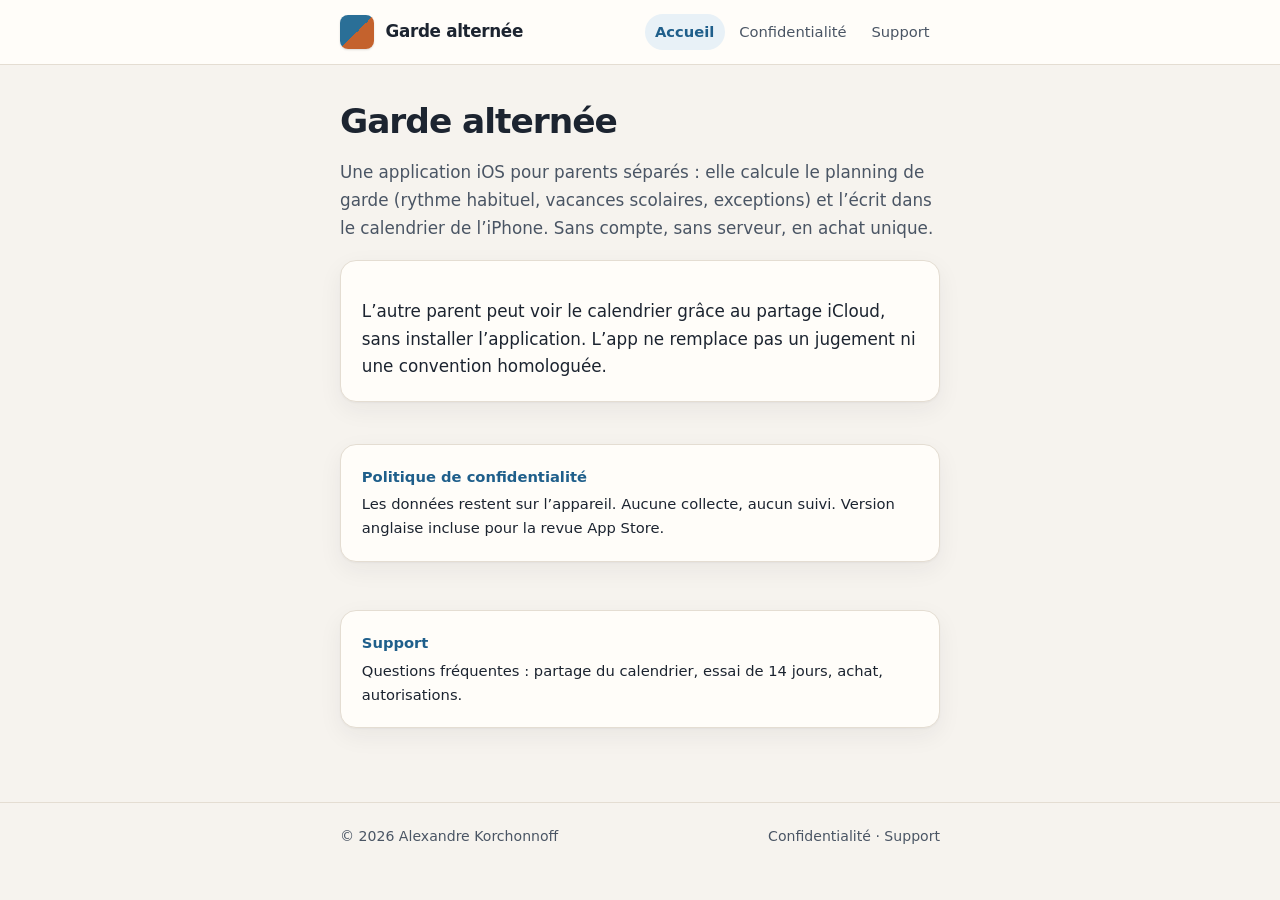
<file: index.html>
<!DOCTYPE html>
<html lang="fr">
<head>
  <meta charset="utf-8">
  <meta name="viewport" content="width=device-width, initial-scale=1">
  <meta name="description" content="Garde alternée : planning de résidence alternée pour iPhone, sans compte et sans serveur. Politique de confidentialité et support.">
  <meta name="robots" content="index,follow">
  <title>Garde alternée — application iOS</title>
  <link rel="stylesheet" href="styles.css">
</head>
<body>
  <a class="skip" href="#contenu">Aller au contenu</a>
  <header>
    <div class="wrap">
      <a class="brand" href="index.html">
        <span class="mark" aria-hidden="true"></span>
        Garde alternée
      </a>
      <nav aria-label="Pages du site">
        <a href="index.html" aria-current="page">Accueil</a>
        <a href="confidentialite.html">Confidentialité</a>
        <a href="support.html">Support</a>
      </nav>
    </div>
  </header>

  <main id="contenu">
    <div class="wrap">
      <h1>Garde alternée</h1>
      <p class="lead">Une application iOS pour parents séparés&nbsp;: elle calcule le planning de garde (rythme habituel, vacances scolaires, exceptions) et l’écrit dans le calendrier de l’iPhone. Sans compte, sans serveur, en achat unique.</p>

      <div class="card">
        <p>L’autre parent peut voir le calendrier grâce au partage iCloud, sans installer l’application. L’app ne remplace pas un jugement ni une convention homologuée.</p>
      </div>

      <nav class="links" aria-label="Pages utiles pour l’App Store">
        <a class="card" href="confidentialite.html">
          <strong>Politique de confidentialité</strong>
          Les données restent sur l’appareil. Aucune collecte, aucun suivi. Version anglaise incluse pour la revue App Store.
        </a>
        <a class="card" href="support.html">
          <strong>Support</strong>
          Questions fréquentes : partage du calendrier, essai de 14&nbsp;jours, achat, autorisations.
        </a>
      </nav>
    </div>
  </main>

  <footer>
    <div class="wrap">
      <span>© 2026 Alexandre Korchonnoff</span>
      <span>
        <a href="confidentialite.html">Confidentialité</a>
        ·
        <a href="support.html">Support</a>
      </span>
    </div>
  </footer>
</body>
</html>
</file>
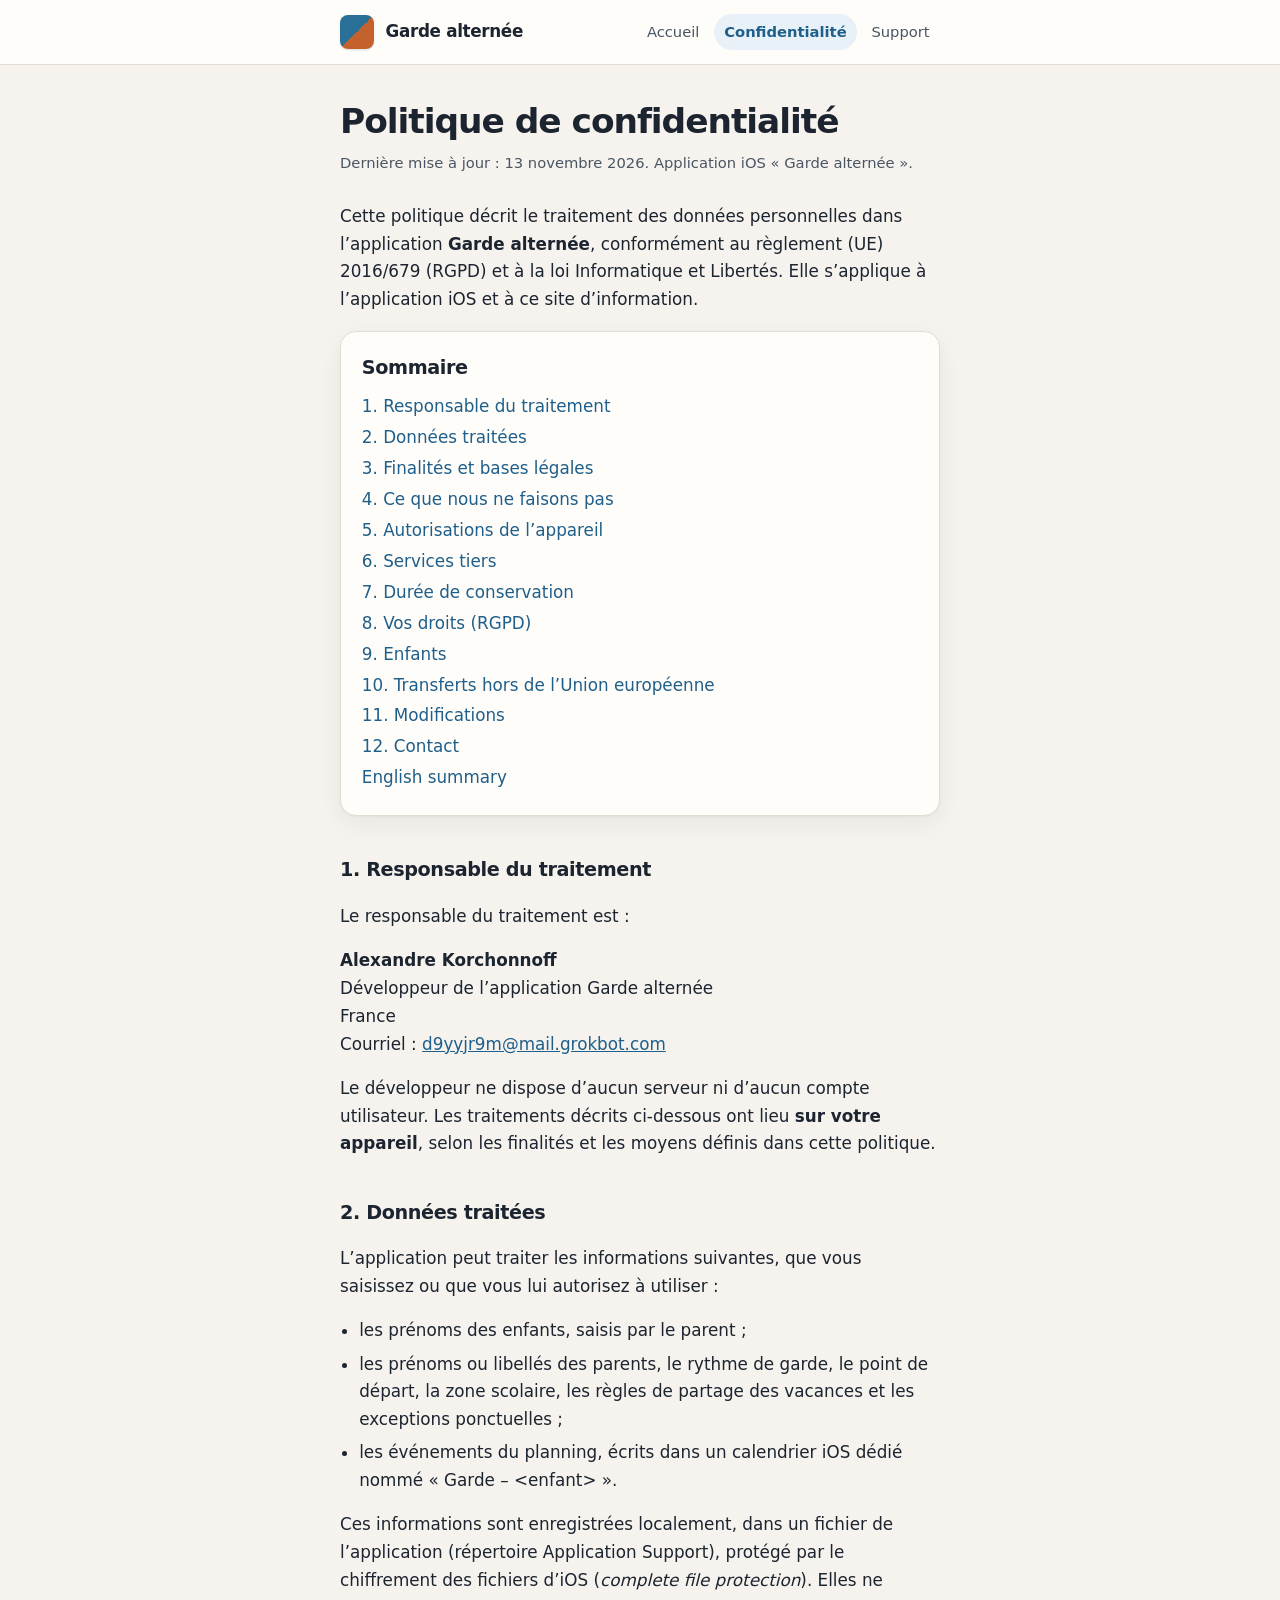
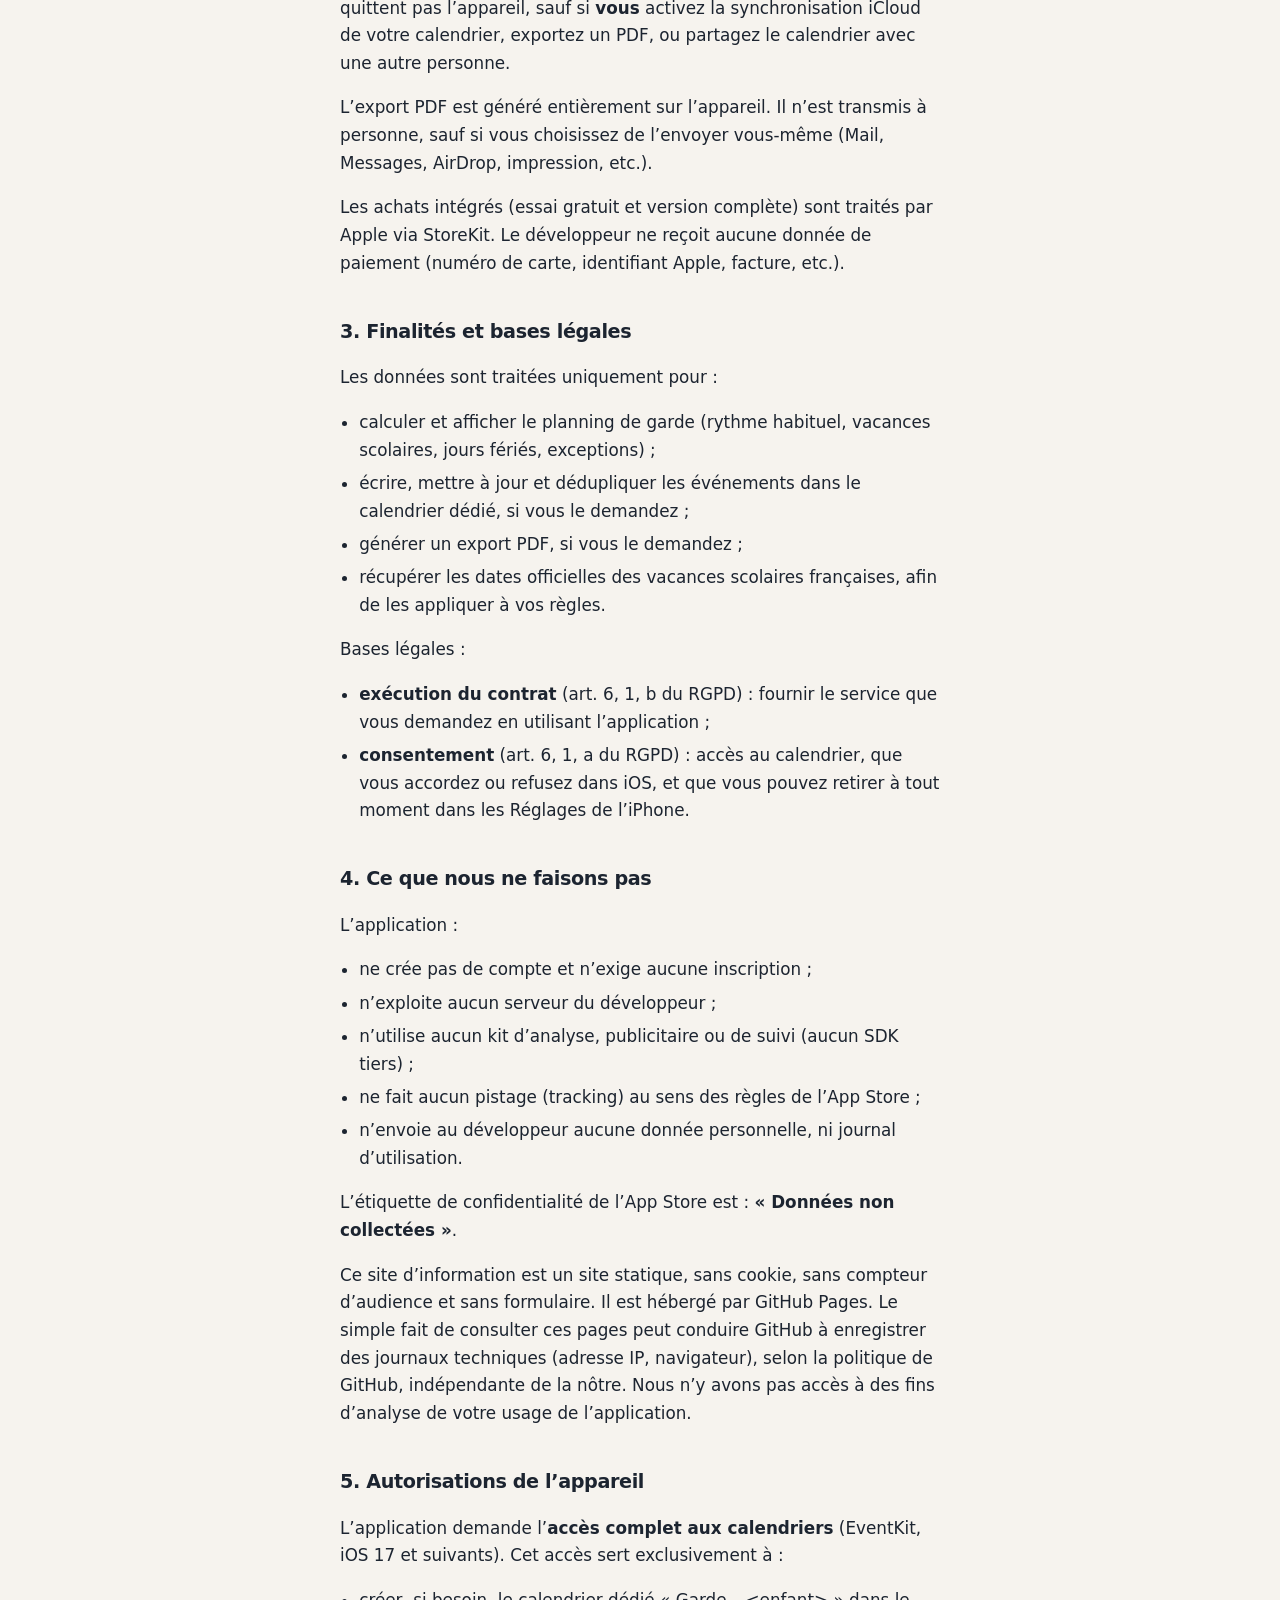
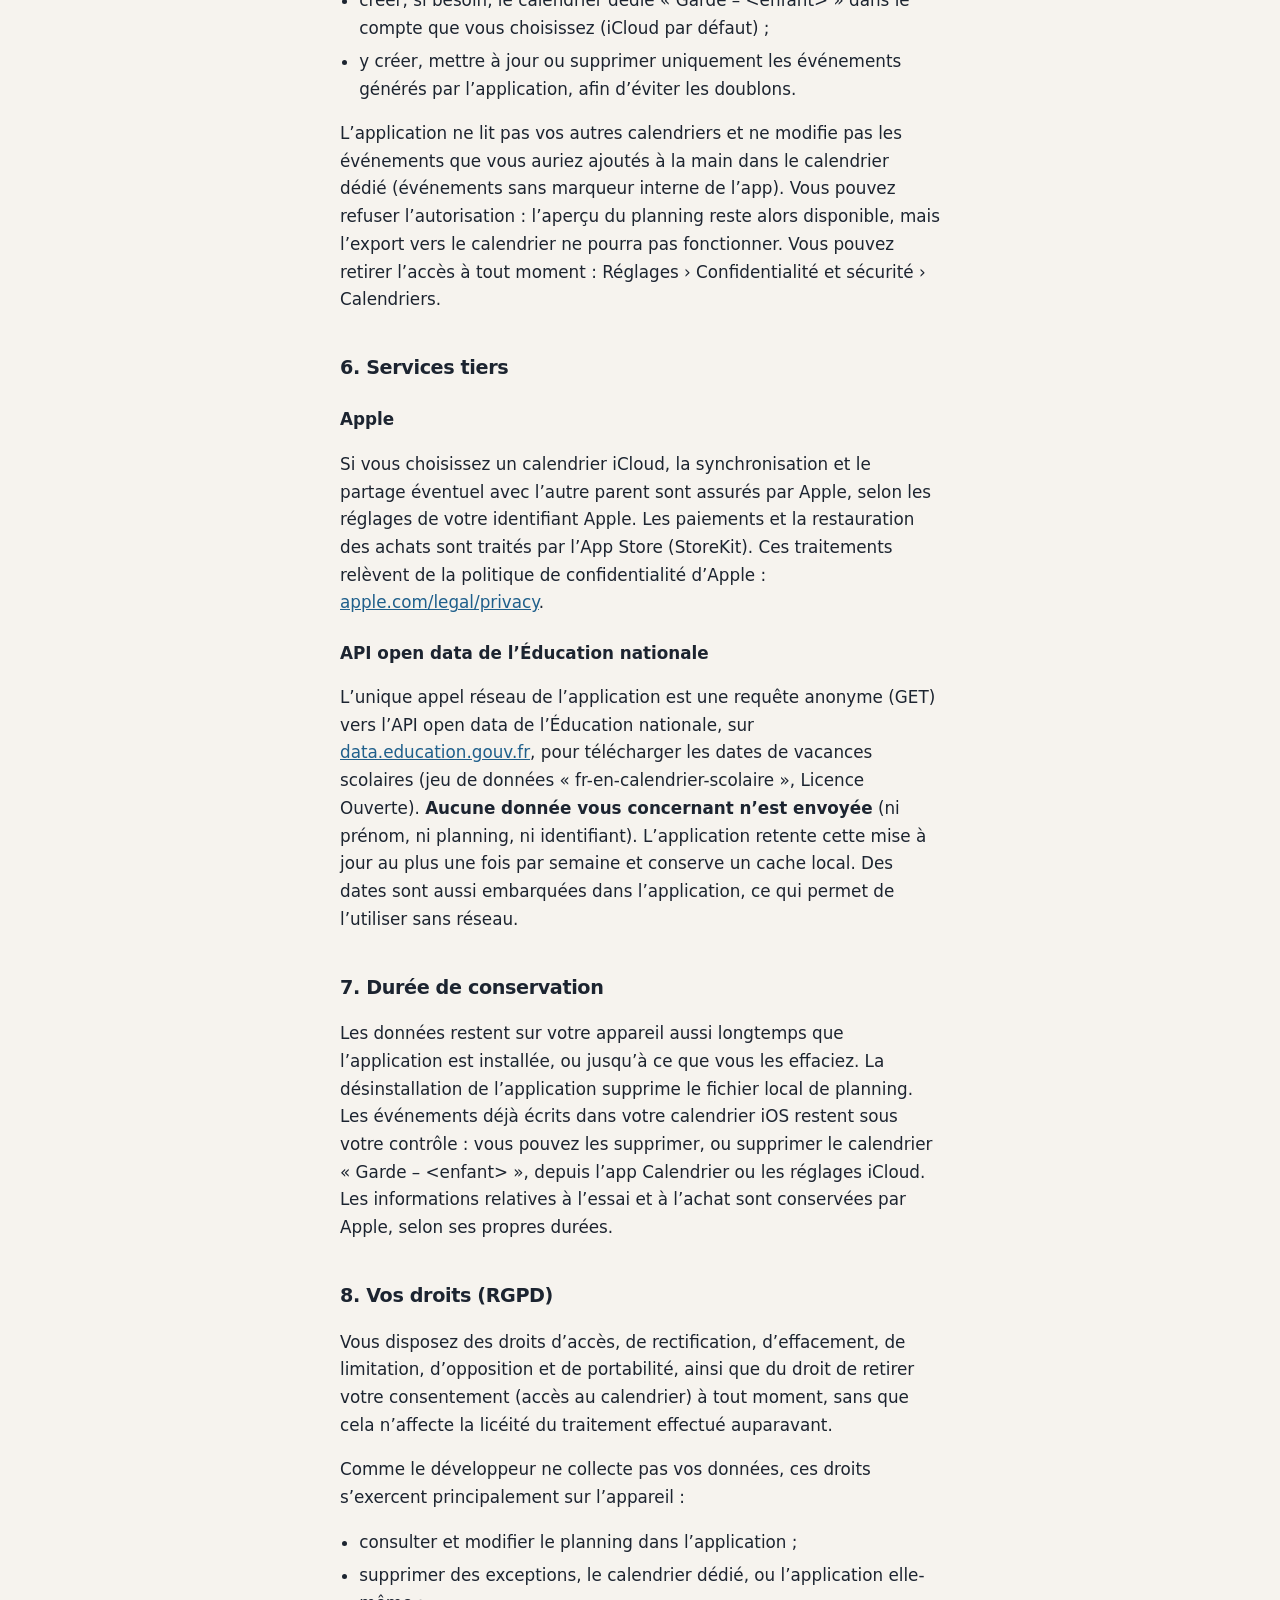
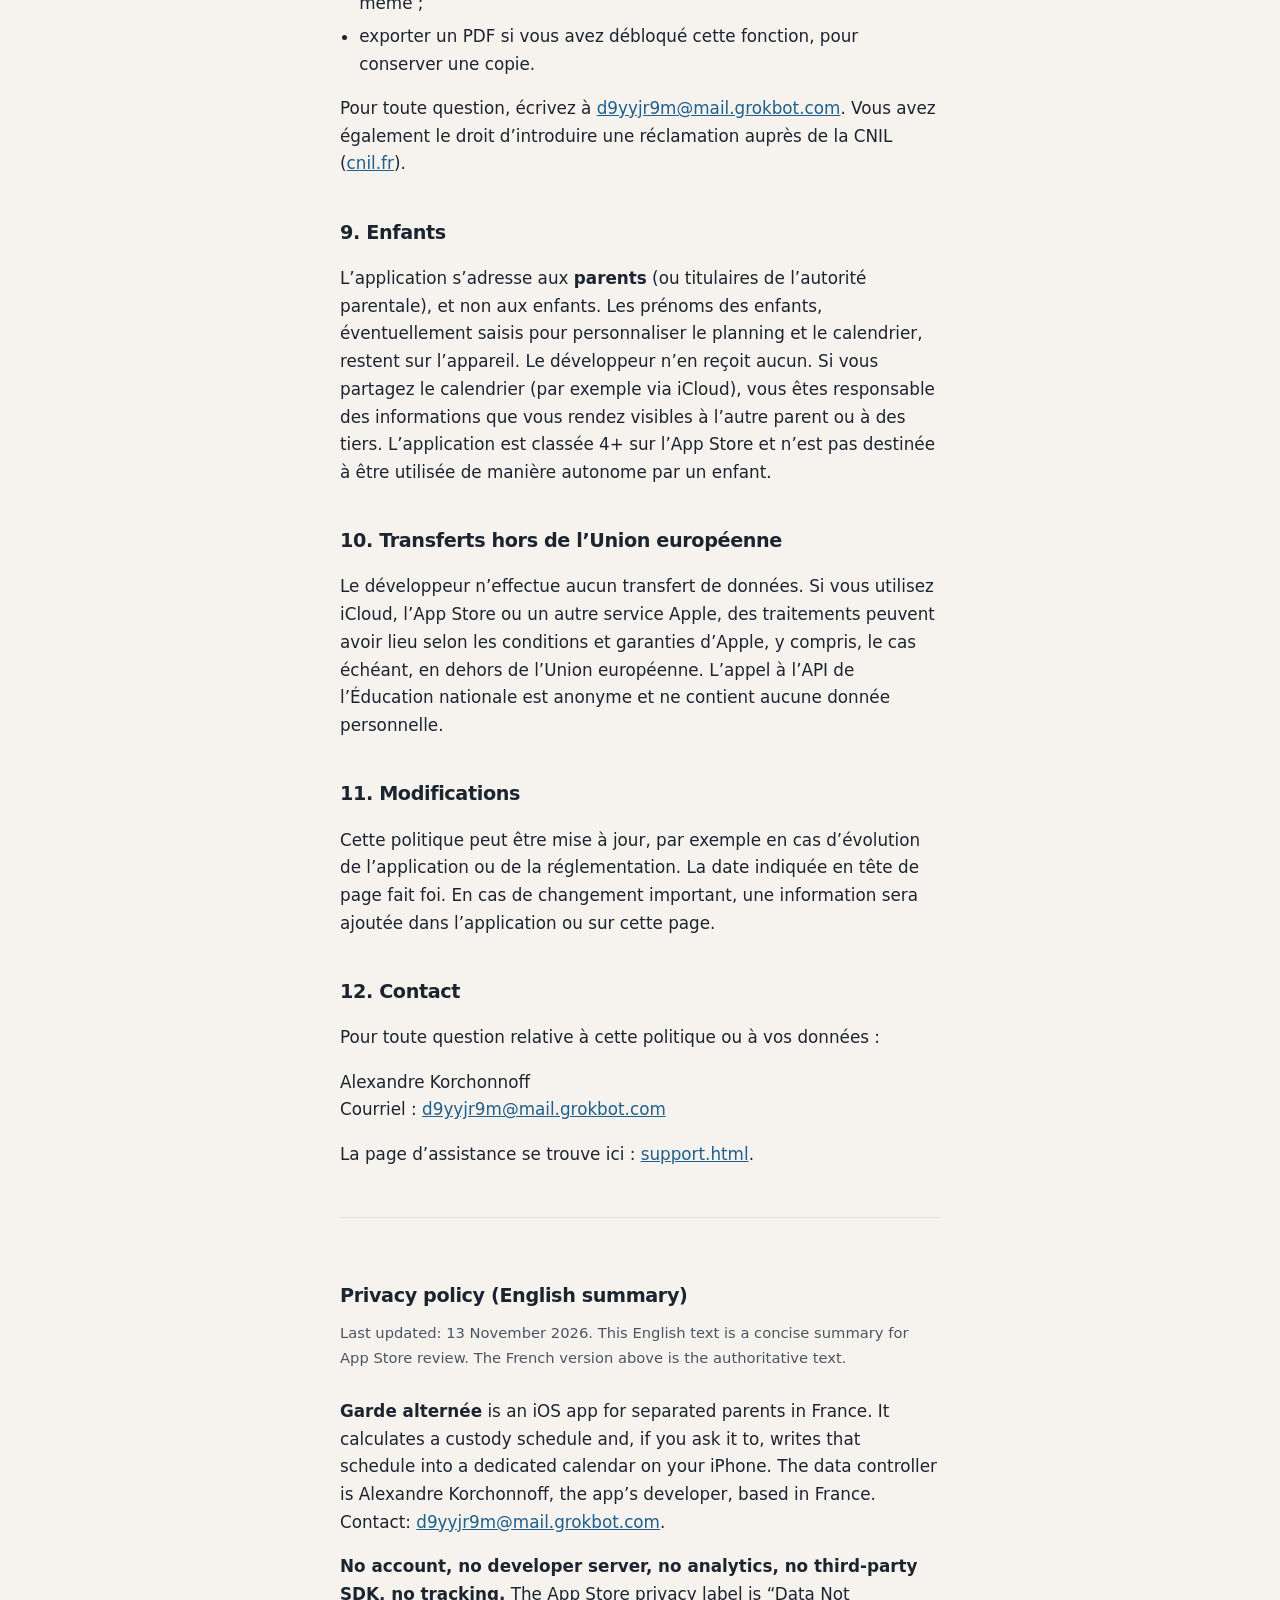
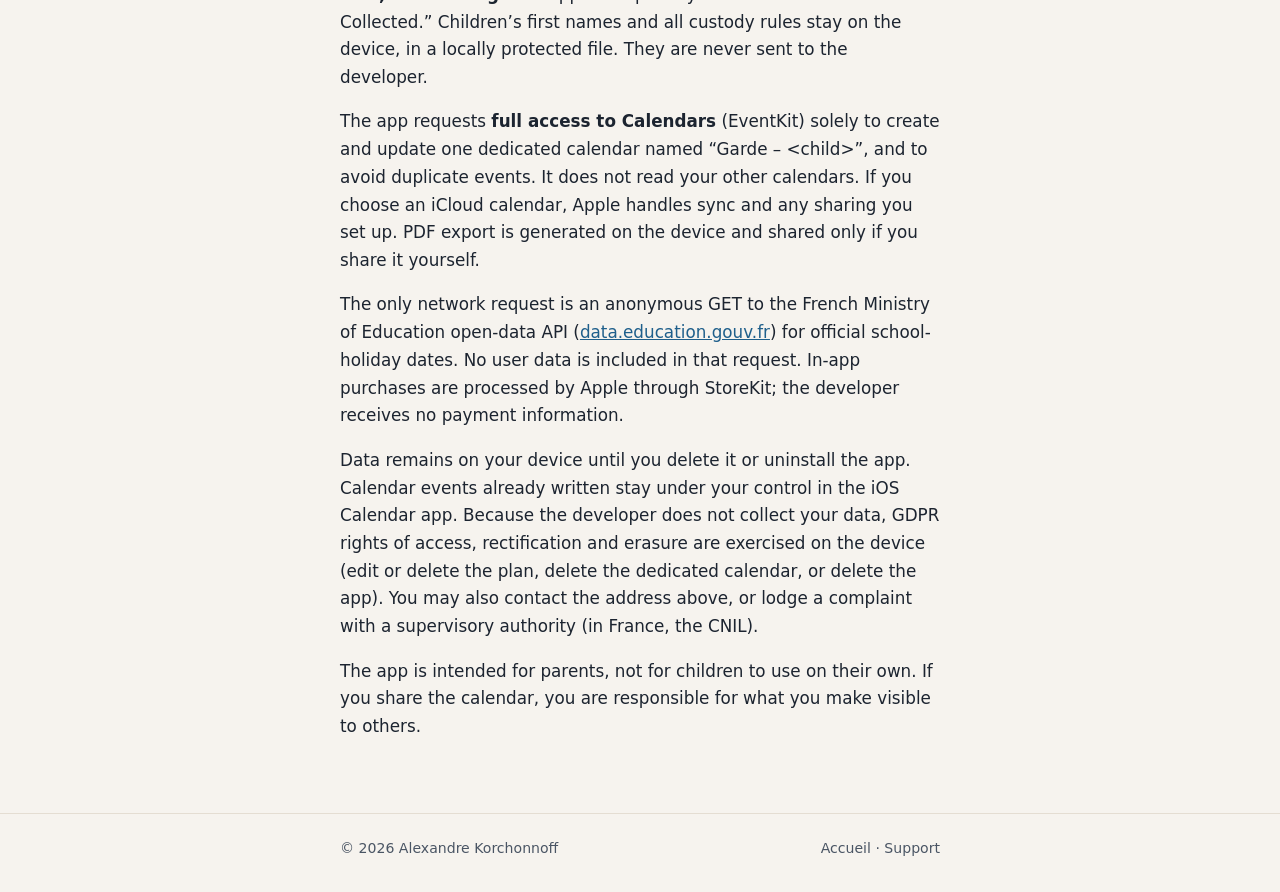
<file: confidentialite.html>
<!DOCTYPE html>
<html lang="fr">
<head>
  <meta charset="utf-8">
  <meta name="viewport" content="width=device-width, initial-scale=1">
  <meta name="description" content="Politique de confidentialité de l’application iOS Garde alternée. Aucun compte, aucun serveur, aucune donnée collectée par le développeur.">
  <meta name="robots" content="index,follow">
  <title>Politique de confidentialité — Garde alternée</title>
  <link rel="stylesheet" href="styles.css">
</head>
<body>
  <a class="skip" href="#contenu">Aller au contenu</a>
  <header>
    <div class="wrap">
      <a class="brand" href="index.html">
        <span class="mark" aria-hidden="true"></span>
        Garde alternée
      </a>
      <nav aria-label="Pages du site">
        <a href="index.html">Accueil</a>
        <a href="confidentialite.html" aria-current="page">Confidentialité</a>
        <a href="support.html">Support</a>
      </nav>
    </div>
  </header>

  <main id="contenu">
    <div class="wrap">
      <h1>Politique de confidentialité</h1>
      <p class="meta">Dernière mise à jour&nbsp;: 13 novembre 2026. Application iOS «&nbsp;Garde alternée&nbsp;».</p>

      <p>Cette politique décrit le traitement des données personnelles dans l’application <strong>Garde alternée</strong>, conformément au règlement (UE) 2016/679 (RGPD) et à la loi Informatique et Libertés. Elle s’applique à l’application iOS et à ce site d’information.</p>

      <div class="card">
        <h2>Sommaire</h2>
        <ol class="toc">
          <li><a href="#responsable">1. Responsable du traitement</a></li>
          <li><a href="#donnees">2. Données traitées</a></li>
          <li><a href="#finalites">3. Finalités et bases légales</a></li>
          <li><a href="#absence">4. Ce que nous ne faisons pas</a></li>
          <li><a href="#permissions">5. Autorisations de l’appareil</a></li>
          <li><a href="#tiers">6. Services tiers</a></li>
          <li><a href="#duree">7. Durée de conservation</a></li>
          <li><a href="#droits">8. Vos droits (RGPD)</a></li>
          <li><a href="#enfants">9. Enfants</a></li>
          <li><a href="#transferts">10. Transferts hors de l’Union européenne</a></li>
          <li><a href="#modifications">11. Modifications</a></li>
          <li><a href="#contact">12. Contact</a></li>
          <li><a href="#en">English summary</a></li>
        </ol>
      </div>

      <h2 id="responsable">1. Responsable du traitement</h2>
      <p>Le responsable du traitement est&nbsp;:</p>
      <p>
        <strong>Alexandre Korchonnoff</strong><br>
        Développeur de l’application Garde alternée<br>
        France<br>
        Courriel&nbsp;: <a href="mailto:d9yyjr9m@mail.grokbot.com">d9yyjr9m@mail.grokbot.com</a>
      </p>
      <p>Le développeur ne dispose d’aucun serveur ni d’aucun compte utilisateur. Les traitements décrits ci-dessous ont lieu <strong>sur votre appareil</strong>, selon les finalités et les moyens définis dans cette politique.</p>

      <h2 id="donnees">2. Données traitées</h2>
      <p>L’application peut traiter les informations suivantes, que vous saisissez ou que vous lui autorisez à utiliser&nbsp;:</p>
      <ul>
        <li>les prénoms des enfants, saisis par le parent&nbsp;;</li>
        <li>les prénoms ou libellés des parents, le rythme de garde, le point de départ, la zone scolaire, les règles de partage des vacances et les exceptions ponctuelles&nbsp;;</li>
        <li>les événements du planning, écrits dans un calendrier iOS dédié nommé «&nbsp;Garde – &lt;enfant&gt;&nbsp;».</li>
      </ul>
      <p>Ces informations sont enregistrées localement, dans un fichier de l’application (répertoire Application Support), protégé par le chiffrement des fichiers d’iOS (<em>complete file protection</em>). Elles ne quittent pas l’appareil, sauf si <strong>vous</strong> activez la synchronisation iCloud de votre calendrier, exportez un PDF, ou partagez le calendrier avec une autre personne.</p>
      <p>L’export PDF est généré entièrement sur l’appareil. Il n’est transmis à personne, sauf si vous choisissez de l’envoyer vous-même (Mail, Messages, AirDrop, impression, etc.).</p>
      <p>Les achats intégrés (essai gratuit et version complète) sont traités par Apple via StoreKit. Le développeur ne reçoit aucune donnée de paiement (numéro de carte, identifiant Apple, facture, etc.).</p>

      <h2 id="finalites">3. Finalités et bases légales</h2>
      <p>Les données sont traitées uniquement pour&nbsp;:</p>
      <ul>
        <li>calculer et afficher le planning de garde (rythme habituel, vacances scolaires, jours fériés, exceptions)&nbsp;;</li>
        <li>écrire, mettre à jour et dédupliquer les événements dans le calendrier dédié, si vous le demandez&nbsp;;</li>
        <li>générer un export PDF, si vous le demandez&nbsp;;</li>
        <li>récupérer les dates officielles des vacances scolaires françaises, afin de les appliquer à vos règles.</li>
      </ul>
      <p>Bases légales&nbsp;:</p>
      <ul>
        <li><strong>exécution du contrat</strong> (art. 6, 1, b du RGPD)&nbsp;: fournir le service que vous demandez en utilisant l’application&nbsp;;</li>
        <li><strong>consentement</strong> (art. 6, 1, a du RGPD)&nbsp;: accès au calendrier, que vous accordez ou refusez dans iOS, et que vous pouvez retirer à tout moment dans les Réglages de l’iPhone.</li>
      </ul>

      <h2 id="absence">4. Ce que nous ne faisons pas</h2>
      <p>L’application&nbsp;:</p>
      <ul>
        <li>ne crée pas de compte et n’exige aucune inscription&nbsp;;</li>
        <li>n’exploite aucun serveur du développeur&nbsp;;</li>
        <li>n’utilise aucun kit d’analyse, publicitaire ou de suivi (aucun SDK tiers)&nbsp;;</li>
        <li>ne fait aucun pistage (tracking) au sens des règles de l’App Store&nbsp;;</li>
        <li>n’envoie au développeur aucune donnée personnelle, ni journal d’utilisation.</li>
      </ul>
      <p>L’étiquette de confidentialité de l’App Store est&nbsp;: <strong>«&nbsp;Données non collectées&nbsp;»</strong>.</p>
      <p>Ce site d’information est un site statique, sans cookie, sans compteur d’audience et sans formulaire. Il est hébergé par GitHub Pages. Le simple fait de consulter ces pages peut conduire GitHub à enregistrer des journaux techniques (adresse IP, navigateur), selon la politique de GitHub, indépendante de la nôtre. Nous n’y avons pas accès à des fins d’analyse de votre usage de l’application.</p>

      <h2 id="permissions">5. Autorisations de l’appareil</h2>
      <p>L’application demande l’<strong>accès complet aux calendriers</strong> (EventKit, iOS 17 et suivants). Cet accès sert exclusivement à&nbsp;:</p>
      <ul>
        <li>créer, si besoin, le calendrier dédié «&nbsp;Garde – &lt;enfant&gt;&nbsp;» dans le compte que vous choisissez (iCloud par défaut)&nbsp;;</li>
        <li>y créer, mettre à jour ou supprimer uniquement les événements générés par l’application, afin d’éviter les doublons.</li>
      </ul>
      <p>L’application ne lit pas vos autres calendriers et ne modifie pas les événements que vous auriez ajoutés à la main dans le calendrier dédié (événements sans marqueur interne de l’app). Vous pouvez refuser l’autorisation&nbsp;: l’aperçu du planning reste alors disponible, mais l’export vers le calendrier ne pourra pas fonctionner. Vous pouvez retirer l’accès à tout moment&nbsp;: Réglages › Confidentialité et sécurité › Calendriers.</p>

      <h2 id="tiers">6. Services tiers</h2>
      <h3>Apple</h3>
      <p>Si vous choisissez un calendrier iCloud, la synchronisation et le partage éventuel avec l’autre parent sont assurés par Apple, selon les réglages de votre identifiant Apple. Les paiements et la restauration des achats sont traités par l’App Store (StoreKit). Ces traitements relèvent de la politique de confidentialité d’Apple&nbsp;: <a href="https://www.apple.com/legal/privacy/">apple.com/legal/privacy</a>.</p>
      <h3>API open data de l’Éducation nationale</h3>
      <p>L’unique appel réseau de l’application est une requête anonyme (GET) vers l’API open data de l’Éducation nationale, sur <a href="https://data.education.gouv.fr/">data.education.gouv.fr</a>, pour télécharger les dates de vacances scolaires (jeu de données «&nbsp;fr-en-calendrier-scolaire&nbsp;», Licence Ouverte). <strong>Aucune donnée vous concernant n’est envoyée</strong> (ni prénom, ni planning, ni identifiant). L’application retente cette mise à jour au plus une fois par semaine et conserve un cache local. Des dates sont aussi embarquées dans l’application, ce qui permet de l’utiliser sans réseau.</p>

      <h2 id="duree">7. Durée de conservation</h2>
      <p>Les données restent sur votre appareil aussi longtemps que l’application est installée, ou jusqu’à ce que vous les effaciez. La désinstallation de l’application supprime le fichier local de planning. Les événements déjà écrits dans votre calendrier iOS restent sous votre contrôle&nbsp;: vous pouvez les supprimer, ou supprimer le calendrier «&nbsp;Garde – &lt;enfant&gt;&nbsp;», depuis l’app Calendrier ou les réglages iCloud. Les informations relatives à l’essai et à l’achat sont conservées par Apple, selon ses propres durées.</p>

      <h2 id="droits">8. Vos droits (RGPD)</h2>
      <p>Vous disposez des droits d’accès, de rectification, d’effacement, de limitation, d’opposition et de portabilité, ainsi que du droit de retirer votre consentement (accès au calendrier) à tout moment, sans que cela n’affecte la licéité du traitement effectué auparavant.</p>
      <p>Comme le développeur ne collecte pas vos données, ces droits s’exercent principalement sur l’appareil&nbsp;:</p>
      <ul>
        <li>consulter et modifier le planning dans l’application&nbsp;;</li>
        <li>supprimer des exceptions, le calendrier dédié, ou l’application elle-même&nbsp;;</li>
        <li>exporter un PDF si vous avez débloqué cette fonction, pour conserver une copie.</li>
      </ul>
      <p>Pour toute question, écrivez à <a href="mailto:d9yyjr9m@mail.grokbot.com">d9yyjr9m@mail.grokbot.com</a>. Vous avez également le droit d’introduire une réclamation auprès de la CNIL (<a href="https://www.cnil.fr/">cnil.fr</a>).</p>

      <h2 id="enfants">9. Enfants</h2>
      <p>L’application s’adresse aux <strong>parents</strong> (ou titulaires de l’autorité parentale), et non aux enfants. Les prénoms des enfants, éventuellement saisis pour personnaliser le planning et le calendrier, restent sur l’appareil. Le développeur n’en reçoit aucun. Si vous partagez le calendrier (par exemple via iCloud), vous êtes responsable des informations que vous rendez visibles à l’autre parent ou à des tiers. L’application est classée 4+ sur l’App Store et n’est pas destinée à être utilisée de manière autonome par un enfant.</p>

      <h2 id="transferts">10. Transferts hors de l’Union européenne</h2>
      <p>Le développeur n’effectue aucun transfert de données. Si vous utilisez iCloud, l’App Store ou un autre service Apple, des traitements peuvent avoir lieu selon les conditions et garanties d’Apple, y compris, le cas échéant, en dehors de l’Union européenne. L’appel à l’API de l’Éducation nationale est anonyme et ne contient aucune donnée personnelle.</p>

      <h2 id="modifications">11. Modifications</h2>
      <p>Cette politique peut être mise à jour, par exemple en cas d’évolution de l’application ou de la réglementation. La date indiquée en tête de page fait foi. En cas de changement important, une information sera ajoutée dans l’application ou sur cette page.</p>

      <h2 id="contact">12. Contact</h2>
      <p>Pour toute question relative à cette politique ou à vos données&nbsp;:</p>
      <p>
        Alexandre Korchonnoff<br>
        Courriel&nbsp;: <a href="mailto:d9yyjr9m@mail.grokbot.com">d9yyjr9m@mail.grokbot.com</a>
      </p>
      <p>La page d’assistance se trouve ici&nbsp;: <a href="support.html">support.html</a>.</p>

      <section class="lang" id="en" lang="en">
        <h2>Privacy policy (English summary)</h2>
        <p class="meta">Last updated: 13 November 2026. This English text is a concise summary for App Store review. The French version above is the authoritative text.</p>
        <p><strong>Garde alternée</strong> is an iOS app for separated parents in France. It calculates a custody schedule and, if you ask it to, writes that schedule into a dedicated calendar on your iPhone. The data controller is Alexandre Korchonnoff, the app’s developer, based in France. Contact: <a href="mailto:d9yyjr9m@mail.grokbot.com">d9yyjr9m@mail.grokbot.com</a>.</p>
        <p><strong>No account, no developer server, no analytics, no third-party SDK, no tracking.</strong> The App Store privacy label is “Data Not Collected.” Children’s first names and all custody rules stay on the device, in a locally protected file. They are never sent to the developer.</p>
        <p>The app requests <strong>full access to Calendars</strong> (EventKit) solely to create and update one dedicated calendar named “Garde – &lt;child&gt;”, and to avoid duplicate events. It does not read your other calendars. If you choose an iCloud calendar, Apple handles sync and any sharing you set up. PDF export is generated on the device and shared only if you share it yourself.</p>
        <p>The only network request is an anonymous GET to the French Ministry of Education open-data API (<a href="https://data.education.gouv.fr/">data.education.gouv.fr</a>) for official school-holiday dates. No user data is included in that request. In-app purchases are processed by Apple through StoreKit; the developer receives no payment information.</p>
        <p>Data remains on your device until you delete it or uninstall the app. Calendar events already written stay under your control in the iOS Calendar app. Because the developer does not collect your data, GDPR rights of access, rectification and erasure are exercised on the device (edit or delete the plan, delete the dedicated calendar, or delete the app). You may also contact the address above, or lodge a complaint with a supervisory authority (in France, the CNIL).</p>
        <p>The app is intended for parents, not for children to use on their own. If you share the calendar, you are responsible for what you make visible to others.</p>
      </section>
    </div>
  </main>

  <footer>
    <div class="wrap">
      <span>© 2026 Alexandre Korchonnoff</span>
      <span>
        <a href="index.html">Accueil</a>
        ·
        <a href="support.html">Support</a>
      </span>
    </div>
  </footer>
</body>
</html>
</file>
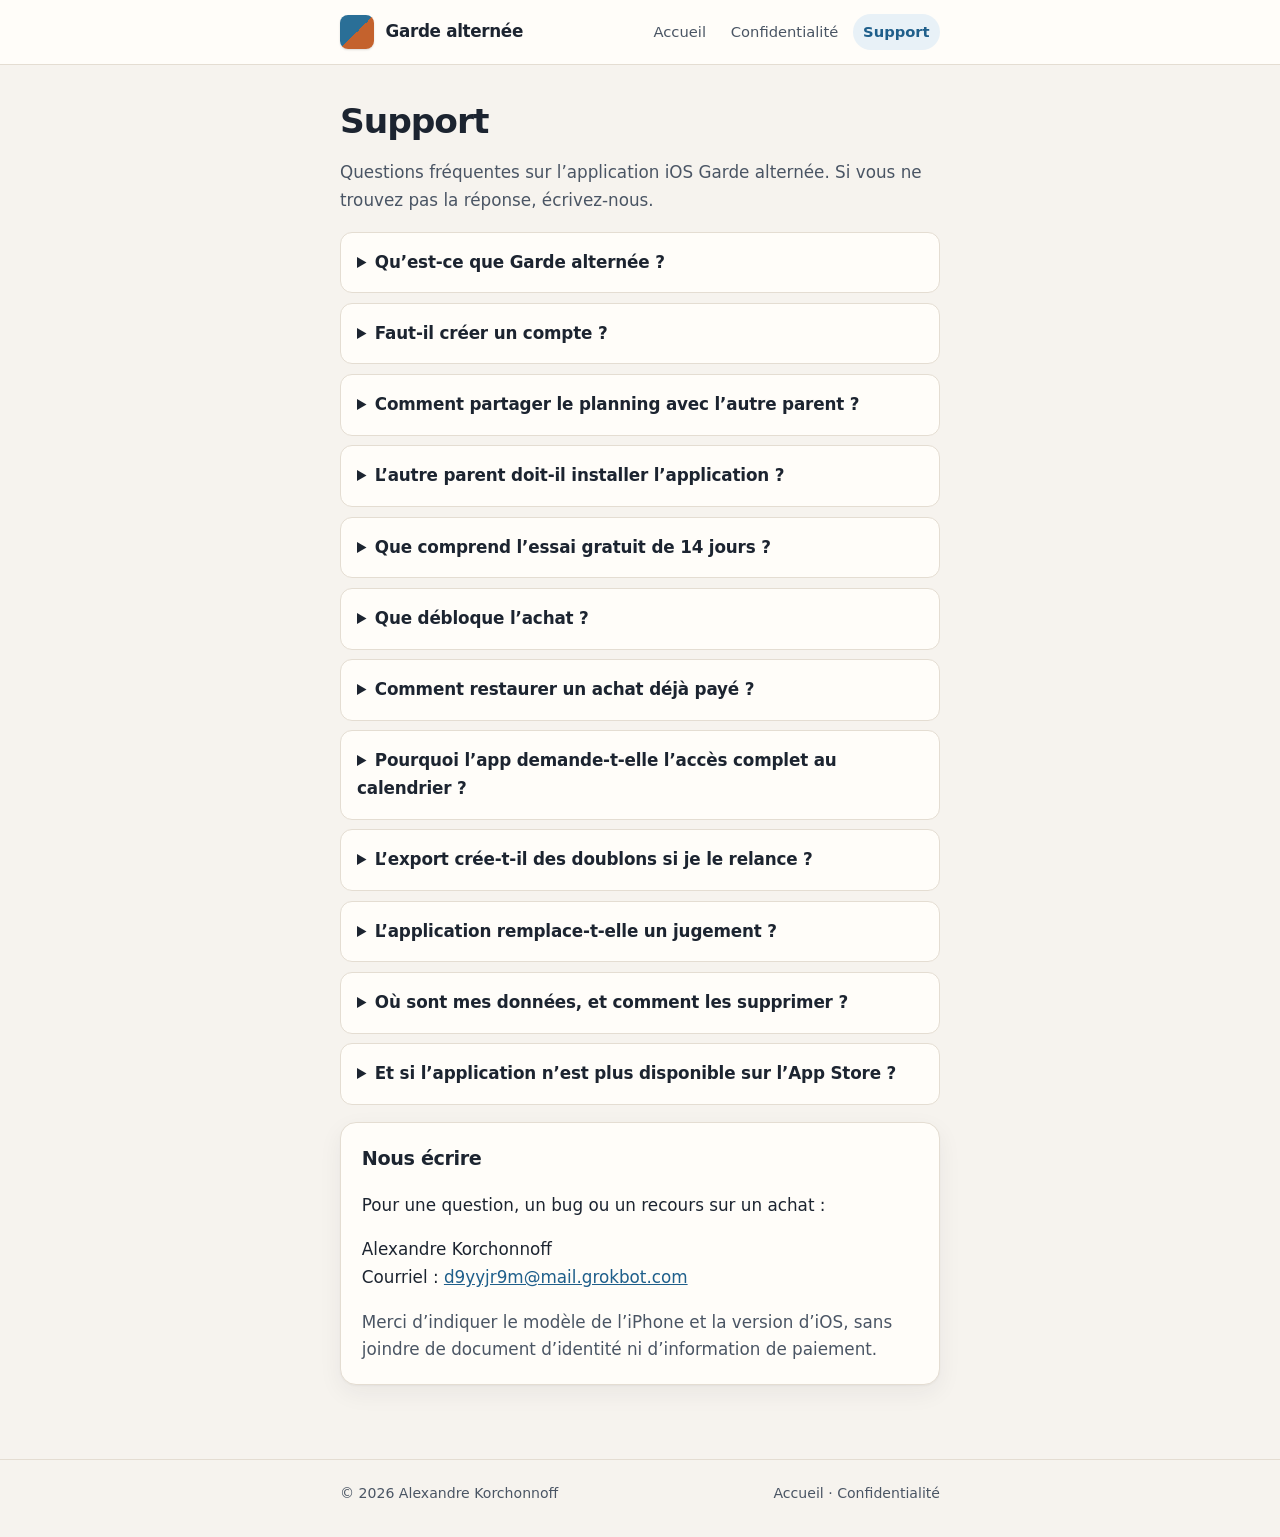
<file: support.html>
<!DOCTYPE html>
<html lang="fr">
<head>
  <meta charset="utf-8">
  <meta name="viewport" content="width=device-width, initial-scale=1">
  <meta name="description" content="Support et questions fréquentes de l’application iOS Garde alternée.">
  <meta name="robots" content="index,follow">
  <title>Support — Garde alternée</title>
  <link rel="stylesheet" href="styles.css">
</head>
<body>
  <a class="skip" href="#contenu">Aller au contenu</a>
  <header>
    <div class="wrap">
      <a class="brand" href="index.html">
        <span class="mark" aria-hidden="true"></span>
        Garde alternée
      </a>
      <nav aria-label="Pages du site">
        <a href="index.html">Accueil</a>
        <a href="confidentialite.html">Confidentialité</a>
        <a href="support.html" aria-current="page">Support</a>
      </nav>
    </div>
  </header>

  <main id="contenu">
    <div class="wrap">
      <h1>Support</h1>
      <p class="lead">Questions fréquentes sur l’application iOS Garde alternée. Si vous ne trouvez pas la réponse, écrivez-nous.</p>

      <details class="faq">
        <summary>Qu’est-ce que Garde alternée&nbsp;?</summary>
        <p>C’est une application iPhone pour parents séparés. Elle calcule le planning de garde (rythme habituel, vacances scolaires de la zone A, B ou C, exceptions) et peut l’écrire dans un calendrier iOS dédié, que l’autre parent peut voir grâce au partage iCloud, sans installer l’app.</p>
      </details>

      <details class="faq">
        <summary>Faut-il créer un compte&nbsp;?</summary>
        <p>Non. Il n’y a ni compte, ni serveur, ni identifiant à retenir. Vos règles restent sur l’appareil.</p>
      </details>

      <details class="faq">
        <summary>Comment partager le planning avec l’autre parent&nbsp;?</summary>
        <p>Après l’export vers le calendrier, ouvrez l’app Calendrier d’iOS&nbsp;: Calendriers › touchez l’info (ⓘ) à côté de «&nbsp;Garde – [prénom]&nbsp;» › Ajouter une personne. L’autre parent voit alors les événements dans son propre calendrier (iPhone ou Mac). S’il utilise Android, Google Agenda ou Outlook, vous pouvez publier un calendrier public et lui envoyer le lien, depuis le même écran iOS.</p>
      </details>

      <details class="faq">
        <summary>L’autre parent doit-il installer l’application&nbsp;?</summary>
        <p>Non. Le partage se fait par le calendrier iCloud (ou un lien de calendrier public). L’autre parent n’a rien à installer.</p>
      </details>

      <details class="faq">
        <summary>Que comprend l’essai gratuit de 14&nbsp;jours&nbsp;?</summary>
        <p>Pendant 14 jours, vous pouvez régler les règles de garde, voir l’aperçu de l’année et gérer les exceptions. Les exports (calendrier et PDF) restent bloqués jusqu’à l’achat. L’essai est enregistré par l’App Store&nbsp;: le désinstaller puis réinstaller l’app ne le relance pas. Au-delà de 14 jours sans achat, l’app se verrouille derrière l’écran de paiement, mais votre planning n’est pas effacé.</p>
      </details>

      <details class="faq">
        <summary>Que débloque l’achat&nbsp;?</summary>
        <p>Un achat unique débloque l’export vers le calendrier iOS et l’export PDF. L’achat est géré par Apple. Le partage familial peut être activé sur le produit, selon les réglages de votre identifiant Apple.</p>
      </details>

      <details class="faq">
        <summary>Comment restaurer un achat déjà payé&nbsp;?</summary>
        <p>Dans l’écran d’achat de l’application, touchez «&nbsp;Restaurer les achats&nbsp;» et identifiez-vous avec le même identifiant Apple. Si le problème continue, contactez-nous en indiquant, sans envoyer d’information de carte, le maximum de contexte (modèle d’iPhone, version d’iOS).</p>
      </details>

      <details class="faq">
        <summary>Pourquoi l’app demande-t-elle l’accès complet au calendrier&nbsp;?</summary>
        <p>Pour créer un calendrier dédié «&nbsp;Garde – [prénom]&nbsp;», y écrire les périodes, et les mettre à jour sans doublon. Avec un accès «&nbsp;écriture seule&nbsp;», iOS n’autorise ni la création d’un calendrier séparé, ni la relecture des événements. L’app ne lit pas vos autres agendas. Vous pouvez refuser&nbsp;: l’aperçu reste disponible, mais l’export calendrier ne fonctionnera pas.</p>
      </details>

      <details class="faq">
        <summary>L’export crée-t-il des doublons si je le relance&nbsp;?</summary>
        <p>Non. Chaque période a une clé stable. Relancer l’export met à jour le calendrier dédié sans recréer les événements déjà présents. Les événements que vous auriez ajoutés à la main dans ce calendrier, sans marqueur de l’app, ne sont pas touchés.</p>
      </details>

      <details class="faq">
        <summary>L’application remplace-t-elle un jugement&nbsp;?</summary>
        <p>Non. Elle vous aide à visualiser et à partager un planning que vous saisissez à partir de votre jugement ou de votre convention homologuée. En cas d’écart, c’est le texte officiel qui l’emporte. Ce rappel s’affiche au premier lancement.</p>
      </details>

      <details class="faq">
        <summary>Où sont mes données, et comment les supprimer&nbsp;?</summary>
        <p>Tout reste sur l’iPhone (et, si vous l’avez choisi, dans votre calendrier iCloud). Pour tout effacer&nbsp;: supprimez le calendrier «&nbsp;Garde – [prénom]&nbsp;» dans l’app Calendrier, puis désinstallez Garde alternée. Plus de détail dans la <a href="confidentialite.html">politique de confidentialité</a>.</p>
      </details>

      <details class="faq">
        <summary>Et si l’application n’est plus disponible sur l’App Store&nbsp;?</summary>
        <p>Si l’app est un jour retirée de l’App Store, elle continue de fonctionner sur les iPhone où elle est déjà installée. L’achat de la version complète reste actif sur cet appareil, car il est vérifié localement. Les plannings déjà écrits restent dans le calendrier de l’iPhone&nbsp;: ils ne disparaissent pas. En revanche, il pourrait ne plus être possible de la retélécharger après une suppression, ou de l’installer sur un nouvel iPhone, et il n’y aurait plus de mises à jour. Conseil&nbsp;: ne pas supprimer l’app, et conserver un export PDF de votre planning. Le développeur s’engage à prévenir sur cette page en cas d’arrêt.</p>
      </details>

      <div class="card" id="contact">
        <h2>Nous écrire</h2>
        <p>Pour une question, un bug ou un recours sur un achat&nbsp;:</p>
        <p>
          Alexandre Korchonnoff<br>
          Courriel&nbsp;: <a href="mailto:d9yyjr9m@mail.grokbot.com">d9yyjr9m@mail.grokbot.com</a>
        </p>
        <p class="muted">Merci d’indiquer le modèle de l’iPhone et la version d’iOS, sans joindre de document d’identité ni d’information de paiement.</p>
      </div>
    </div>
  </main>

  <footer>
    <div class="wrap">
      <span>© 2026 Alexandre Korchonnoff</span>
      <span>
        <a href="index.html">Accueil</a>
        ·
        <a href="confidentialite.html">Confidentialité</a>
      </span>
    </div>
  </footer>
</body>
</html>
</file>
<file: styles.css>
/* Garde alternée — site public (politique de confidentialité et support).
   Aucune ressource externe, aucun cookie, aucun script de suivi. */

:root {
  --bg: #f6f3ee;
  --bg-card: #fffdf9;
  --ink: #1c2430;
  --ink-muted: #4a5564;
  --line: #e4ddd2;
  --accent: #1f5f8b;
  --accent-soft: #e8f1f7;
  --papa: #2a6f97;
  --maman: #c4622d;
  --radius: 16px;
  --shadow: 0 1px 2px rgba(28, 36, 48, 0.04), 0 8px 24px rgba(28, 36, 48, 0.06);
}

* { box-sizing: border-box; }

html { scroll-behavior: smooth; }

body {
  margin: 0;
  color: var(--ink);
  background: var(--bg);
  font-family: -apple-system, BlinkMacSystemFont, "Segoe UI", system-ui, sans-serif;
  font-size: 1.05rem;
  line-height: 1.65;
  -webkit-font-smoothing: antialiased;
}

.skip {
  position: absolute;
  left: -999px;
  top: 0;
  background: var(--accent);
  color: #fff;
  padding: 0.5rem 1rem;
  z-index: 10;
}
.skip:focus { left: 0.5rem; top: 0.5rem; }

header {
  border-bottom: 1px solid var(--line);
  background: var(--bg-card);
}

.wrap {
  max-width: 40rem;
  margin: 0 auto;
  padding: 0 1.25rem;
}

header .wrap {
  display: flex;
  align-items: center;
  justify-content: space-between;
  gap: 1rem;
  padding-top: 0.9rem;
  padding-bottom: 0.9rem;
}

.brand {
  display: flex;
  align-items: center;
  gap: 0.7rem;
  text-decoration: none;
  color: inherit;
  font-weight: 650;
  letter-spacing: -0.02em;
}

.mark {
  width: 2.15rem;
  height: 2.15rem;
  border-radius: 8px;
  background: linear-gradient(135deg, var(--papa) 50%, var(--maman) 50%);
  flex-shrink: 0;
  box-shadow: 0 1px 2px rgba(28, 36, 48, 0.15);
}

nav {
  display: flex;
  gap: 0.25rem;
  flex-wrap: wrap;
}

nav a {
  color: var(--ink-muted);
  text-decoration: none;
  font-size: 0.92rem;
  padding: 0.35rem 0.65rem;
  border-radius: 999px;
}
nav a:hover, nav a[aria-current="page"] {
  background: var(--accent-soft);
  color: var(--accent);
}
nav a[aria-current="page"] { font-weight: 600; }

main { padding: 2.25rem 0 3.5rem; }

h1 {
  font-size: clamp(1.7rem, 5vw, 2.15rem);
  letter-spacing: -0.03em;
  line-height: 1.2;
  margin: 0 0 0.5rem;
}

h2 {
  font-size: 1.2rem;
  letter-spacing: -0.02em;
  margin: 2rem 0 0.6rem;
  padding-top: 0.4rem;
}

h3 {
  font-size: 1.05rem;
  margin: 1.4rem 0 0.4rem;
}

p, li { color: var(--ink); }
.lead, .muted, .meta { color: var(--ink-muted); }

.meta {
  font-size: 0.92rem;
  margin: 0 0 1.75rem;
}

.card {
  background: var(--bg-card);
  border: 1px solid var(--line);
  border-radius: var(--radius);
  box-shadow: var(--shadow);
  padding: 1.25rem 1.3rem;
  margin: 1.1rem 0;
}

.card h2 { margin-top: 0; padding-top: 0; }
.card p:last-child { margin-bottom: 0; }

a { color: var(--accent); }
a:hover { text-decoration: underline; }

ul, ol { padding-left: 1.2rem; }
li { margin: 0.35rem 0; }

.toc {
  list-style: none;
  padding: 0;
  margin: 0;
}
.toc li { margin: 0.2rem 0; }
.toc a { text-decoration: none; }
.toc a:hover { text-decoration: underline; }

.links {
  display: grid;
  gap: 0.85rem;
  margin: 1.5rem 0 0;
}
.links a.card {
  display: block;
  text-decoration: none;
  color: inherit;
  transition: transform 0.15s ease, border-color 0.15s ease;
}
.links a.card:hover {
  transform: translateY(-1px);
  border-color: #c9d8e4;
  text-decoration: none;
}
.links a.card strong {
  display: block;
  color: var(--accent);
  margin-bottom: 0.2rem;
}

.placeholder {
  font-family: ui-monospace, SFMono-Regular, Menlo, Consolas, monospace;
  font-size: 0.92em;
  background: #efe8dc;
  padding: 0.1em 0.4em;
  border-radius: 4px;
  word-break: break-all;
}

details.faq {
  background: var(--bg-card);
  border: 1px solid var(--line);
  border-radius: 12px;
  padding: 0.15rem 1rem;
  margin: 0.6rem 0;
}
details.faq summary {
  cursor: pointer;
  font-weight: 600;
  padding: 0.85rem 0;
  letter-spacing: -0.01em;
}
details.faq[open] summary { border-bottom: 1px solid var(--line); }
details.faq p:last-child { margin-bottom: 1rem; }

.lang {
  margin-top: 3rem;
  padding-top: 1.5rem;
  border-top: 1px solid var(--line);
}

footer {
  border-top: 1px solid var(--line);
  padding: 1.4rem 0 2rem;
  color: var(--ink-muted);
  font-size: 0.88rem;
}
footer .wrap {
  display: flex;
  flex-wrap: wrap;
  gap: 0.5rem 1.25rem;
  justify-content: space-between;
}
footer a { color: var(--ink-muted); text-decoration: none; }
footer a:hover { color: var(--accent); text-decoration: underline; }

@media (max-width: 520px) {
  header .wrap { flex-direction: column; align-items: flex-start; }
  nav { width: 100%; }
}
</file>
